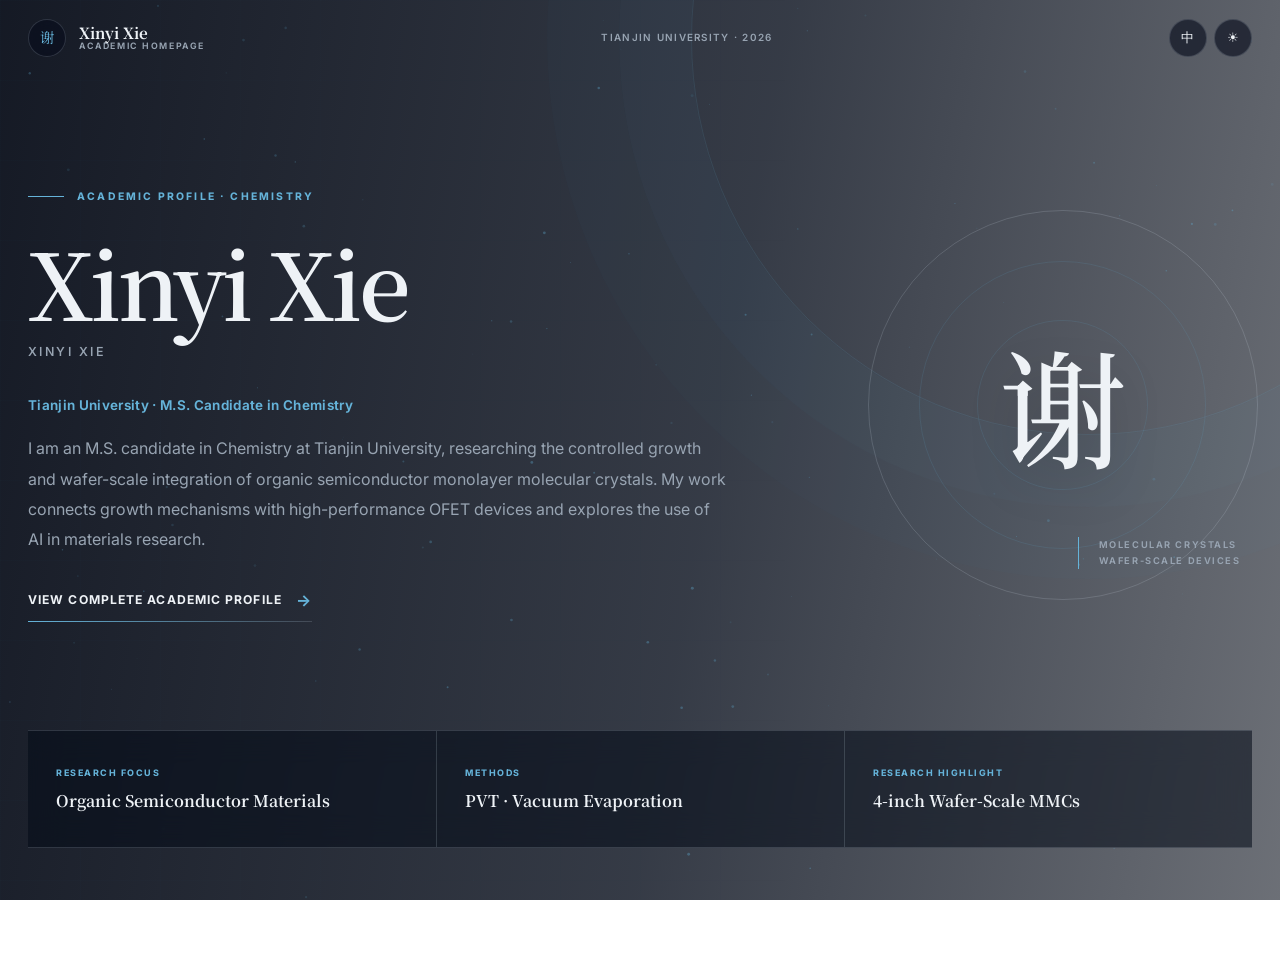
<file: index.html>
<!DOCTYPE html>
<html lang="en" data-theme="dark">
<head>
  <meta charset="UTF-8">
  <meta name="viewport" content="width=device-width, initial-scale=1.0">
  <meta name="description" content="Xinyi Xie — Chemistry researcher at Tianjin University.">
  <title>Xinyi Xie — Academic Homepage</title>
  <link rel="preconnect" href="https://fonts.googleapis.com">
  <link rel="preconnect" href="https://fonts.gstatic.com" crossorigin>
  <link href="https://fonts.googleapis.com/css2?family=Inter:wght@300;400;500;600;700&family=Noto+Serif+SC:wght@400;500;600;700&family=Playfair+Display:wght@500;600&display=swap" rel="stylesheet">
  <script>(()=>{const hour=new Date().getHours();document.documentElement.dataset.theme=hour>=7&&hour<19?'light':'dark';})();</script>
  <link rel="stylesheet" href="assets/home.css">
</head>
<body class="home-xinyi">
  <canvas id="starfield" aria-hidden="true"></canvas>

  <header class="topbar" id="topbar">
    <div class="topbar-inner">
      <a class="identity" href="#top" aria-label="Xinyi Xie home">
        <span class="identity-mark">谢</span>
        <span class="identity-copy"><span class="identity-name">Xinyi Xie</span><span class="identity-label">Academic Homepage</span></span>
      </a>
      <p class="top-meta">TIANJIN UNIVERSITY · 2026</p>
      <div class="controls">
        <button class="control" id="langToggle" type="button" aria-label="Switch language">中</button>
        <button class="control" id="themeToggle" type="button" aria-label="Switch theme"><span id="themeIcon">☀</span></button>
      </div>
    </div>
  </header>

  <main class="home-main" id="top">
    <section class="hero">
      <div class="hero-grid">
        <div class="hero-copy">
          <p class="eyebrow" data-i18n="eyebrow">Academic Profile · Chemistry</p>
          <h1 data-i18n="name">谢欣怡</h1>
          <p class="english-name">XINYI XIE</p>
          <p class="role" data-i18n="role">天津大学 · 化学硕士研究生</p>
          <p class="introduction" data-i18n="intro">我是天津大学化学硕士研究生，主要研究有机半导体单分子层晶体的可控制备与晶圆级集成，关注从生长机制到高性能 OFET 器件的完整链路，并探索 AI 在材料研究中的应用。</p>
          <a class="profile-link" href="profile.html"><span data-i18n="profile_link">查看完整学术档案</span><span class="profile-arrow">→</span></a>
        </div>
        <div class="hero-mark" aria-hidden="true">
          <span class="mark-ring"></span>
          <span class="mark-character">谢</span>
          <span class="mark-caption">MOLECULAR CRYSTALS<br>WAFER-SCALE DEVICES</span>
        </div>
      </div>

      <div class="facts" aria-label="Profile highlights">
        <article class="fact"><span class="fact-label" data-i18n="fact1_label">研究方向</span><strong class="fact-value" data-i18n="fact1_value">有机半导体材料</strong></article>
        <article class="fact"><span class="fact-label" data-i18n="fact2_label">研究方法</span><strong class="fact-value" data-i18n="fact2_value">PVT · 真空蒸镀</strong></article>
        <article class="fact"><span class="fact-label" data-i18n="fact3_label">研究亮点</span><strong class="fact-value" data-i18n="fact3_value">4 英寸晶圆级 MMC</strong></article>
      </div>
    </section>
  </main>

  <footer class="home-footer"><span>© 2026 XINYI XIE</span><span>sinyi.xie@gmail.com</span></footer>

  <script>
    window.HOME_COPY = {
      en: {
        title:'Xinyi Xie — Academic Homepage', eyebrow:'Academic Profile · Chemistry', name:'Xinyi Xie',
        role:'Tianjin University · M.S. Candidate in Chemistry',
        intro:'I am an M.S. candidate in Chemistry at Tianjin University, researching the controlled growth and wafer-scale integration of organic semiconductor monolayer molecular crystals. My work connects growth mechanisms with high-performance OFET devices and explores the use of AI in materials research.',
        profile_link:'View Complete Academic Profile', fact1_label:'Research Focus', fact1_value:'Organic Semiconductor Materials', fact2_label:'Methods', fact2_value:'PVT · Vacuum Evaporation', fact3_label:'Research Highlight', fact3_value:'4-inch Wafer-Scale MMCs'
      },
      zh: {
        title:'谢欣怡 — 学术主页', eyebrow:'学术档案 · 化学', name:'谢欣怡',
        role:'天津大学 · 化学硕士研究生',
        intro:'我是天津大学化学硕士研究生，主要研究有机半导体单分子层晶体的可控制备与晶圆级集成，关注从生长机制到高性能 OFET 器件的完整链路，并探索 AI 在材料研究中的应用。',
        profile_link:'查看完整学术档案', fact1_label:'研究方向', fact1_value:'有机半导体材料', fact2_label:'研究方法', fact2_value:'PVT · 真空蒸镀', fact3_label:'研究亮点', fact3_value:'4 英寸晶圆级 MMC'
      }
    };
  </script>
  <script src="assets/home.js"></script>
</body>
</html>
</file>
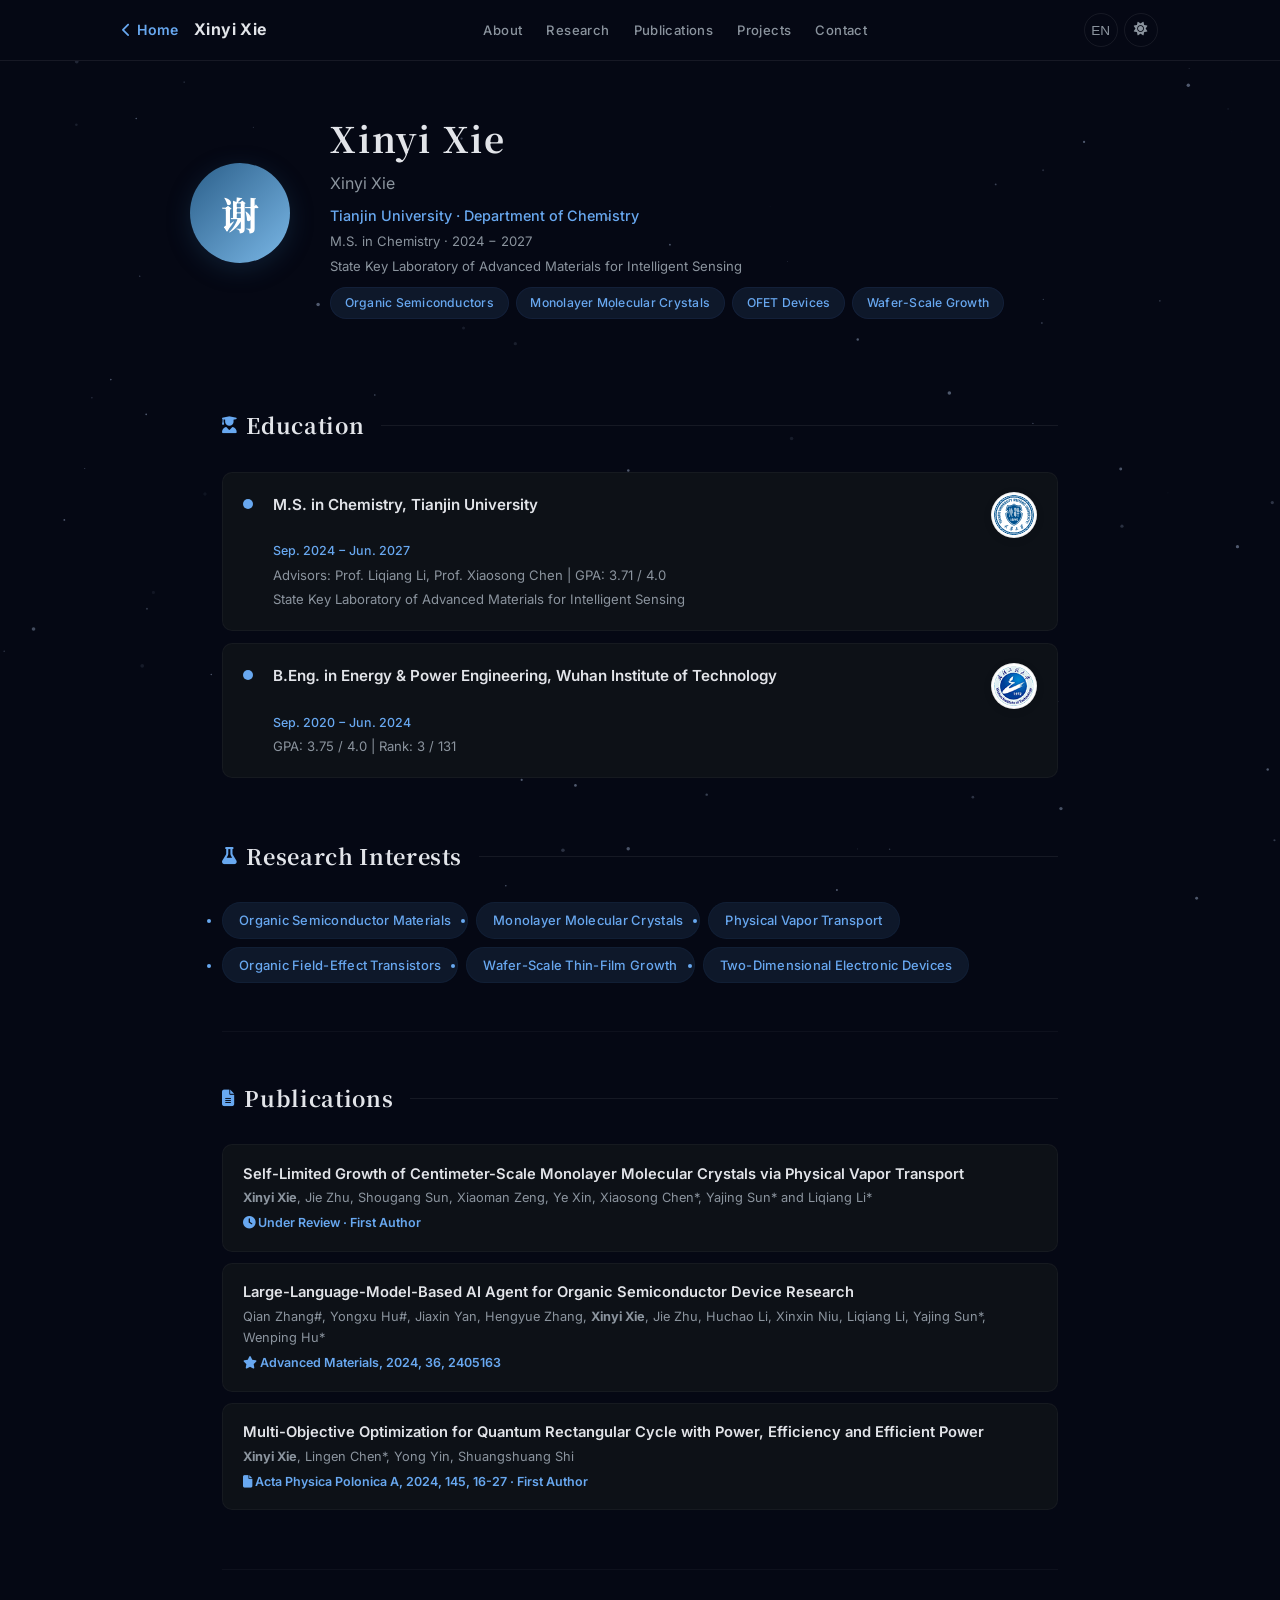
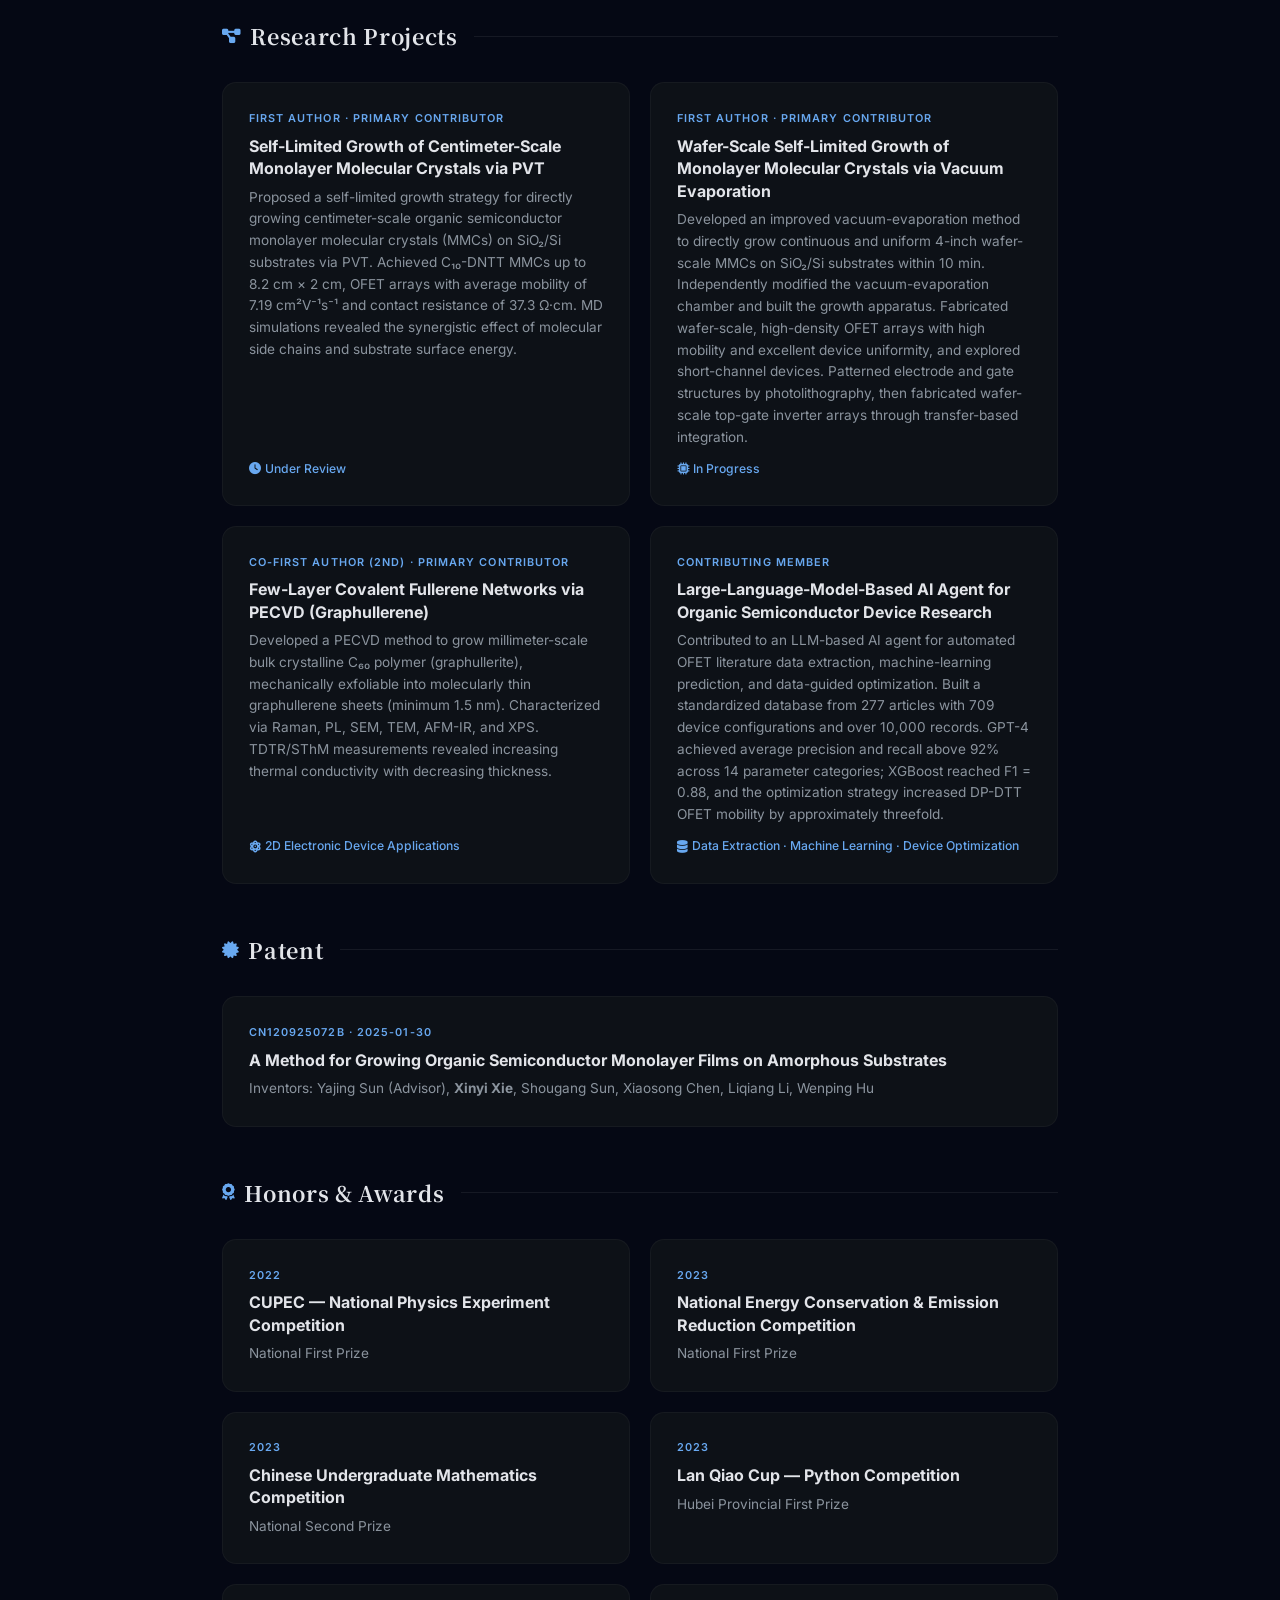
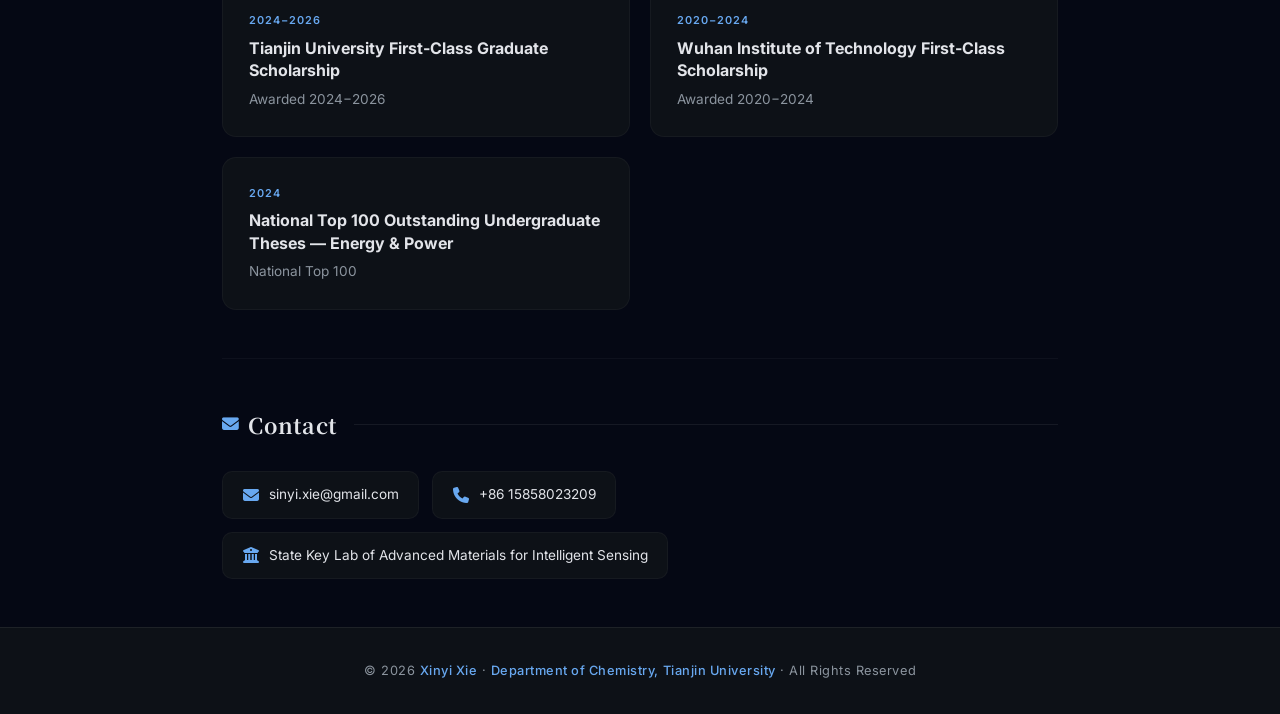
<file: profile.html>
<!DOCTYPE html>
<html lang="en" data-theme="dark">
<head>
<meta charset="UTF-8">
<meta name="viewport" content="width=device-width, initial-scale=1.0">
<script>(()=>{const hour=new Date().getHours();document.documentElement.dataset.theme=hour>=7&&hour<19?'light':'dark';})();</script>
<title data-i18n="title">谢欣怡 — 学术主页</title>
<link rel="preconnect" href="https://fonts.googleapis.com">
<link rel="preconnect" href="https://fonts.gstatic.com" crossorigin>
<link href="https://fonts.googleapis.com/css2?family=Inter:wght@300;400;500;600;700&family=Noto+Serif+SC:wght@400;600;700&display=swap" rel="stylesheet">
<link rel="stylesheet" href="https://cdnjs.cloudflare.com/ajax/libs/font-awesome/6.4.0/css/all.min.css">
<style>
/* ===== CSS VARIABLES ===== */
:root {
  --bg: #f8f9fb; --bg-elevated: #ffffff;
  --text: #1a1a2e; --text-secondary: #4a5568;
  --accent: #3a6fb5; --accent-light: #e8f1fb;
  --border: rgba(0,0,0,0.06); --border-subtle: rgba(0,0,0,0.04);
  --shadow: 0 2px 16px rgba(0,0,0,0.04);
  --shadow-md: 0 4px 24px rgba(0,0,0,0.06);
  --radius: 14px; --radius-sm: 10px;
  --font-heading: 'Noto Serif SC', 'Inter', serif;
  --font-body: 'Inter', -apple-system, BlinkMacSystemFont, 'Segoe UI', 'PingFang SC', 'Microsoft YaHei', sans-serif;
  --transition: 0.3s cubic-bezier(0.25, 0.1, 0.25, 1);
}

[data-theme="dark"] {
  --bg: #050814; --bg-elevated: #0d1117;
  --text: #e2e4e9; --text-secondary: #8b949e;
  --accent: #68a8f0; --accent-light: rgba(104,168,240,0.10);
  --border: rgba(255,255,255,0.07); --border-subtle: rgba(255,255,255,0.04);
  --shadow: 0 2px 16px rgba(0,0,0,0.20);
  --shadow-md: 0 4px 24px rgba(0,0,0,0.30);
}

/* ===== RESET ===== */
*, *::before, *::after { box-sizing: border-box; margin: 0; padding: 0; }
html { scroll-behavior: smooth; font-size: 16px; -webkit-font-smoothing: antialiased; }
body {
  font-family: var(--font-body);
  background: var(--bg); color: var(--text);
  line-height: 1.7; overflow-x: hidden;
  padding-top: 60px;
  transition: background 0.5s, color 0.5s;
}

/* ===== STARRY CANVAS ===== */
#starfield {
  position: fixed; top: 0; left: 0;
  width: 100%; height: 100%;
  pointer-events: none; z-index: 0;
  opacity: 0.3;
}
[data-theme="dark"] #starfield { opacity: 0.65; }

/* ===== NAV ===== */
nav {
  position: fixed; top: 0; left: 0; right: 0;
  z-index: 1000;
  background: var(--bg);
  border-bottom: 1px solid var(--border);
  transition: background 0.5s, box-shadow 0.3s, border-color 0.5s;
}
nav.scrolled { box-shadow: var(--shadow); }
.nav-inner {
  max-width: 1100px; margin: 0 auto;
  padding: 0 2rem; display: flex;
  align-items: center; justify-content: space-between;
  height: 60px;
}
.nav-left { display: flex; align-items: center; gap: 1rem; }
.nav-back {
  font-weight: 600; font-size: 0.88rem;
  color: var(--accent); display: flex;
  align-items: center; gap: 0.35rem;
  text-decoration: none; transition: opacity 0.3s;
}
.nav-back:hover { opacity: 0.7; }
.nav-brand {
  font-weight: 700; font-size: 1rem;
  color: var(--text); letter-spacing: 0.03em;
}
.nav-links { display: flex; gap: 1.5rem; align-items: center; }
.nav-links a {
  font-size: 0.82rem; font-weight: 500;
  color: var(--text-secondary); letter-spacing: 0.03em;
  text-decoration: none; position: relative;
  transition: color var(--transition);
}
.nav-links a::after {
  content: ''; position: absolute;
  bottom: -4px; left: 0;
  width: 0; height: 1.5px;
  background: var(--accent); border-radius: 1px;
  transition: width var(--transition);
}
.nav-links a:hover { color: var(--accent); }
.nav-links a:hover::after { width: 100%; }

.nav-toggle { display: none; background: none; border: none;
  font-size: 1.25rem; color: var(--text); cursor: pointer; padding: 0.2rem; }

.nav-actions { display: flex; gap: 0.4rem; align-items: center; }
.nav-actions .ctrl-btn {
  width: 34px; height: 34px; border-radius: 50%;
  border: 1px solid var(--border);
  background: transparent; color: var(--text-secondary);
  font-size: 0.85rem; cursor: pointer;
  display: flex; align-items: center; justify-content: center;
  transition: all var(--transition);
}
.nav-actions .ctrl-btn:hover { color: var(--accent); border-color: var(--accent); }

/* ===== HERO ===== */
.hero {
  position: relative; z-index: 1;
  padding: 3rem 2rem 2.5rem;
}
.hero-inner {
  max-width: 900px; margin: 0 auto;
  display: flex; align-items: center; gap: 2.5rem;
}
.hero-avatar {
  width: 100px; height: 100px; min-width: 100px;
  border-radius: 50%;
  display: flex; align-items: center; justify-content: center;
  font-size: 2.4rem; font-weight: 700; color: #fff;
  font-family: var(--font-heading);
  background: linear-gradient(135deg, #2b5f8a, #7ab7e6);
  box-shadow: 0 6px 24px rgba(43,95,138,0.25);
}
.hero-text h1 {
  font-size: 2.2rem; font-weight: 700;
  color: var(--text); letter-spacing: 0.05em;
  margin-bottom: 0.15rem;
  font-family: var(--font-heading);
}
.hero-text .en-name { font-size: 1rem; color: var(--text-secondary); margin-bottom: 0.4rem; }
.hero-text .inst { font-size: 0.9rem; color: var(--accent); font-weight: 500; }
.hero-text .inst-sub { font-size: 0.82rem; color: var(--text-secondary); margin-top:0.1rem; }

.keywords { display: flex; flex-wrap: wrap; gap: 0.45rem; margin-top: 0.65rem; }
.keywords span {
  font-size: 0.76rem; padding: 0.28rem 0.85rem;
  background: var(--accent-light); color: var(--accent);
  border-radius: 20px; font-weight: 500;
  letter-spacing: 0.02em;
  border: 1px solid rgba(58,111,181,0.10);
}

/* ===== SECTIONS ===== */
.section { max-width: 900px; margin: 0 auto; padding: 3rem 2rem; position: relative; z-index: 1; }
.section-title {
  font-size: 1.35rem; font-weight: 700; color: var(--text);
  margin-bottom: 1.75rem; display: flex; align-items: center;
  gap: 0.55rem; letter-spacing: 0.03em;
  font-family: var(--font-heading);
}
.section-title::after {
  content: ''; flex: 1; height: 1px;
  background: var(--border); margin-left: 0.5rem;
}
.section-title i { color: var(--accent); font-size: 1.05rem; }

/* ===== TIMELINE ===== */
.timeline { position: relative; }
.timeline-item {
  display: flex; gap: 1.25rem;
  padding: 1.2rem 1.25rem;
  margin-bottom: 0.75rem;
  background: var(--bg-elevated);
  border: 1px solid var(--border-subtle);
  border-radius: var(--radius-sm);
  transition: border-color var(--transition);
}
.timeline-item:hover { border-color: var(--border); }
.timeline-dot {
  width: 10px; height: 10px; min-width: 10px;
  border-radius: 50%; background: var(--accent);
  margin-top: 0.45rem;
}
.timeline-content { flex: 1; min-width: 0; }
.education-title {
  display: flex; align-items: flex-start; justify-content: space-between;
  gap: 1rem;
}
.timeline-school-logo {
  width: 46px; height: 46px; min-width: 46px; padding: 2px;
  object-fit: contain; background: #fff;
  border: 1px solid rgba(0,0,0,0.07); border-radius: 50%;
  box-shadow: 0 2px 10px rgba(0,0,0,0.08);
}
.timeline-school-logo--wide { object-fit: cover; object-position: left center; }
.timeline-content h4 { font-size: 0.95rem; font-weight: 600; color: var(--text); }
.timeline-content .tl-date { font-size: 0.78rem; color: var(--accent); font-weight: 500; margin: 0.15rem 0; }
.timeline-content .tl-detail { font-size: 0.82rem; color: var(--text-secondary); }

/* ===== TAG LIST ===== */
.tag-list { display: flex; flex-wrap: wrap; gap: 0.5rem; }
.tag-list li {
  font-size: 0.81rem; padding: 0.38rem 1rem;
  background: var(--accent-light); color: var(--accent);
  border-radius: 20px; font-weight: 500;
  letter-spacing: 0.02em;
  border: 1px solid rgba(58,111,181,0.08);
}

/* ===== PUBS ===== */
.pub-item {
  padding: 1.1rem 1.25rem;
  border: 1px solid var(--border-subtle);
  background: var(--bg-elevated);
  border-radius: var(--radius-sm);
  margin-bottom: 0.65rem;
  transition: border-color var(--transition);
}
.pub-item:hover { border-color: var(--border); }
.pub-item h3 { font-size: 0.92rem; font-weight: 600; color: var(--text); line-height: 1.5; }
.pub-authors { font-size: 0.8rem; color: var(--text-secondary); margin-top: 0.15rem; }
.pub-venue { font-size: 0.78rem; color: var(--accent); font-weight: 600; margin-top: 0.2rem; }

/* ===== CARDS GRID ===== */
.cards {
  display: grid;
  grid-template-columns: repeat(auto-fill, minmax(320px, 1fr));
  gap: 1.25rem;
}
.card {
  background: var(--bg-elevated);
  border: 1px solid var(--border-subtle);
  border-radius: var(--radius);
  padding: 1.6rem;
  transition: all var(--transition);
  display: flex; flex-direction: column;
}
.card:hover {
  border-color: var(--border);
  box-shadow: var(--shadow-md);
}
.card-tag {
  font-size: 0.68rem; text-transform: uppercase;
  letter-spacing: 0.1em; color: var(--accent);
  font-weight: 600; margin-bottom: 0.45rem;
}
.card h3 { font-size: 1rem; font-weight: 700; color: var(--text); margin-bottom: 0.45rem; line-height: 1.4; }
.card p { font-size: 0.85rem; color: var(--text-secondary); line-height: 1.6; flex: 1; }
.card-meta {
  font-size: 0.76rem; color: var(--accent); font-weight: 500;
  margin-top: 0.65rem; display: flex; align-items: center; gap: 0.3rem;
}

/* ===== CONTACT ===== */
.contact-list { display: flex; flex-wrap: wrap; gap: 0.8rem; }
.contact-item {
  display: flex; align-items: center; gap: 0.55rem;
  padding: 0.7rem 1.2rem;
  background: var(--bg-elevated);
  border: 1px solid var(--border-subtle);
  border-radius: var(--radius-sm);
  font-size: 0.85rem; color: var(--text);
  text-decoration: none;
  transition: all var(--transition);
}
.contact-item:hover { border-color: var(--accent); }
.contact-item i { color: var(--accent); font-size: 1rem; width: 18px; text-align: center; }

/* ===== DIVIDER ===== */
.divider { max-width: 900px; margin: 0 auto; padding: 0 2rem; position: relative; z-index: 1; }
.divider hr { border: none; border-top: 1px solid var(--border-subtle); }

/* ===== FOOTER ===== */
footer {
  background: var(--bg-elevated); border-top: 1px solid var(--border);
  text-align: center; padding: 2rem;
  font-size: 0.8rem; color: var(--text-secondary);
  letter-spacing: 0.04em; position: relative; z-index: 1;
}
footer span { color: var(--accent); font-weight: 500; }

/* ===== FADE-IN ===== */
.reveal {
  opacity: 0; transform: translateY(20px);
  transition: opacity 0.7s ease, transform 0.7s ease;
}
.reveal.visible { opacity: 1; transform: translateY(0); }

/* ===== BACK TO TOP ===== */
.back-top {
  position: fixed; bottom: 1.5rem; right: 1.5rem; z-index: 99;
  width: 40px; height: 40px; border-radius: 50%;
  border: 1px solid var(--border);
  background: var(--bg-elevated);
  color: var(--text-secondary);
  font-size: 1rem; cursor: pointer;
  display: none; align-items: center; justify-content: center;
  transition: all var(--transition);
  box-shadow: var(--shadow);
}
.back-top.show { display: flex; }
.back-top:hover { color: var(--accent); border-color: var(--accent); }

/* ===== RESPONSIVE ===== */
@media (max-width: 768px) {
  .nav-links, .nav-ctrls { display: none; }
  .nav-actions { display: flex; }
  .nav-links.open {
    display: flex; flex-direction: column;
    position: absolute; top: 60px; left: 0; right: 0;
    background: var(--bg); padding: 1.25rem 2rem;
    gap: 0.85rem; border-bottom: 1px solid var(--border);
  }
  .nav-links.open .nav-ctrls { display: flex; margin-left: 0; margin-top: 0.25rem; }
  .nav-toggle { display: block; }

  .hero-inner { flex-direction: column; text-align: center; gap: 1.25rem; }
  .hero-text h1 { font-size: 1.7rem; }
  .keywords { justify-content: center; }

  .cards { grid-template-columns: 1fr; }
  .section { padding: 2.5rem 1.25rem; }
  .hero { padding: 2.5rem 1.25rem 2rem; }
  .contact-list { flex-direction: column; }
}
@media (max-width: 400px) {
  .hero-avatar { width: 80px; height: 80px; min-width: 80px; font-size: 2rem; }
  .hero-text h1 { font-size: 1.45rem; }
  .section-title { font-size: 1.15rem; }
  .timeline-school-logo { width: 40px; height: 40px; min-width: 40px; }
}
</style>
</head>
<body>

<canvas id="starfield"></canvas>

<!-- NAV -->
<nav id="navbar">
  <div class="nav-inner">
    <div class="nav-left">
      <a href="index.html" class="nav-back"><i class="fa-solid fa-chevron-left"></i> <span data-i18n="nav_back">主页</span></a>
      <span class="nav-brand">Xinyi Xie</span>
    </div>
    <div class="nav-links" id="navLinks">
      <a href="#about" data-i18n="nav_about">关于</a>
      <a href="#research" data-i18n="nav_research">研究方向</a>
      <a href="#pub" data-i18n="nav_pub">论文发表</a>
      <a href="#projects" data-i18n="nav_projects">研究项目</a>
      <a href="#contact" data-i18n="nav_contact">联系方式</a>
    </div>
    <div class="nav-actions">
      <button class="ctrl-btn" id="langToggle" title="Switch Language"><span id="langIcon">中</span></button>
      <button class="ctrl-btn" id="themeToggle" title="Switch Theme"><i class="fa-solid fa-moon" id="themeIcon"></i></button>
    </div>
    <button class="nav-toggle" onclick="toggleNav()" aria-label="Menu"><i class="fa-solid fa-bars"></i></button>
  </div>
</nav>

<!-- HERO -->
<section class="hero">
  <div class="hero-inner reveal">
    <div class="hero-avatar">谢</div>
    <div class="hero-text">
      <h1 data-i18n="hero_name">谢&nbsp;欣&nbsp;怡</h1>
      <p class="en-name">Xinyi Xie</p>
      <p class="inst" data-i18n="hero_inst">天津大学 · 理学院化学系</p>
      <p class="inst-sub" data-i18n="hero_degree">硕士研究生 · 化学 · 2024 − 2027</p>
      <p class="inst-sub" data-i18n="hero_lab" style="margin-top:0.15rem;">智能传感材料国家重点实验室</p>
      <div class="keywords">
        <span data-i18n="kw1">有机半导体</span><span data-i18n="kw2">单分子层晶体</span><span data-i18n="kw3">OFET 器件</span><span data-i18n="kw4">晶圆级生长</span>
      </div>
    </div>
  </div>
</section>

<!-- ABOUT -->
<section class="section" id="about">
  <h2 class="section-title reveal"><i class="fa-solid fa-user-graduate"></i> <span data-i18n="sec_about">教育背景</span></h2>
  <div class="reveal">
    <div class="timeline">
      <div class="timeline-item">
        <div class="timeline-dot"></div>
        <div class="timeline-content">
          <div class="education-title">
            <h4 data-i18n="edu1_title">天津大学 · 化学 硕士</h4>
            <img class="timeline-school-logo" src="assets/universities/tianjin-university.svg" alt="天津大学校徽" loading="lazy" decoding="async">
          </div>
          <p class="tl-date" data-i18n="edu1_date">2024 年 9 月 − 2027 年 6 月</p>
          <p class="tl-detail" data-i18n="edu1_detail">导师：李立强 教授、陈小松 教授 | GPA: 3.71 / 4.0</p>
          <p class="tl-detail" data-i18n="edu1_lab" style="margin-top:0.15rem;">智能传感材料国家重点实验室</p>
        </div>
      </div>
      <div class="timeline-item">
        <div class="timeline-dot"></div>
        <div class="timeline-content">
          <div class="education-title">
            <h4 data-i18n="edu2_title">武汉工程大学 · 能源与动力工程 学士</h4>
            <img class="timeline-school-logo timeline-school-logo--wide" src="assets/universities/wuhan-institute-of-technology.png" alt="武汉工程大学校徽" loading="lazy" decoding="async">
          </div>
          <p class="tl-date" data-i18n="edu2_date">2020 年 9 月 − 2024 年 6 月</p>
          <p class="tl-detail" data-i18n="edu2_detail">GPA: 3.75 / 4.0 | 排名: 3 / 131</p>
        </div>
      </div>
    </div>
  </div>
</section>

<!-- RESEARCH -->
<section class="section" id="research" style="padding-top:0;">
  <h2 class="section-title reveal"><i class="fa-solid fa-flask"></i> <span data-i18n="sec_research">研究方向</span></h2>
  <div class="reveal">
    <ul class="tag-list">
      <li data-i18n="r1">有机半导体材料</li>
      <li data-i18n="r2">单分子层分子晶体 (MMC)</li>
      <li data-i18n="r3">物理气相传输 (PVT)</li>
      <li data-i18n="r4">有机场效应晶体管 (OFET)</li>
      <li data-i18n="r5">晶圆级薄膜生长</li>
      <li data-i18n="r6">二维电子器件</li>
    </ul>
  </div>
</section>

<div class="divider"><hr></div>

<!-- PUBLICATIONS -->
<section class="section" id="pub">
  <h2 class="section-title reveal"><i class="fa-solid fa-file-lines"></i> <span data-i18n="sec_pub">论文发表</span></h2>
  <div class="reveal">
    <div class="pub-item">
      <h3>Self-Limited Growth of Centimeter-Scale Monolayer Molecular Crystals via Physical Vapor Transport</h3>
      <p class="pub-authors"><strong>Xinyi Xie</strong>, Jie Zhu, Shougang Sun, Xiaoman Zeng, Ye Xin, Xiaosong Chen*, Yajing Sun* and Liqiang Li*</p>
      <p class="pub-venue"><i class="fa-solid fa-clock"></i> <span data-i18n="pub1_venue">审稿中 (Under Review) · 第一作者</span></p>
    </div>
    <div class="pub-item">
      <h3>Large-Language-Model-Based AI Agent for Organic Semiconductor Device Research</h3>
      <p class="pub-authors">Qian Zhang#, Yongxu Hu#, Jiaxin Yan, Hengyue Zhang, <strong>Xinyi Xie</strong>, Jie Zhu, Huchao Li, Xinxin Niu, Liqiang Li, Yajing Sun*, Wenping Hu*</p>
      <p class="pub-venue"><i class="fa-solid fa-star"></i> Advanced Materials, 2024, 36, 2405163</p>
    </div>
    <div class="pub-item">
      <h3>Multi-Objective Optimization for Quantum Rectangular Cycle with Power, Efficiency and Efficient Power</h3>
      <p class="pub-authors"><strong>Xinyi Xie</strong>, Lingen Chen*, Yong Yin, Shuangshuang Shi</p>
      <p class="pub-venue"><i class="fa-solid fa-file"></i> <span data-i18n="pub3_venue">Acta Physica Polonica A, 2024, 145, 16-27 · 第一作者</span></p>
    </div>
  </div>
</section>

<div class="divider"><hr></div>

<!-- PROJECTS -->
<section class="section" id="projects">
  <h2 class="section-title reveal"><i class="fa-solid fa-diagram-project"></i> <span data-i18n="sec_projects">研究项目</span></h2>
  <div class="cards">
    <div class="card reveal">
      <span class="card-tag" data-i18n="proj1_tag">第一作者 · 主要贡献者</span>
      <h3 data-i18n="proj1_title">PVT 法厘米级单层分子晶体自限生长</h3>
      <p data-i18n="proj1_desc">提出自限生长策略，通过 PVT 在 SiO₂/Si 衬底上直接生长厘米级有机半导体单层分子晶体 (MMC)。引入氢气调控生长压力，C₁₀-DNTT MMC 尺寸达 8.2 cm × 2 cm，OFET 阵列平均迁移率 7.19 cm²V⁻¹s⁻¹，接触电阻 37.3 Ω·cm。MD 模拟揭示侧链与表面能协同机制，实现图案化阵列与异质结生长。</p>
      <div class="card-meta"><i class="fa-solid fa-clock"></i> <span data-i18n="proj1_meta">审稿中</span></div>
    </div>
    <div class="card reveal">
      <span class="card-tag" data-i18n="proj2_tag">第一作者 · 主要贡献者</span>
      <h3 data-i18n="proj2_title">真空蒸镀法晶圆级单层分子晶体生长</h3>
      <p data-i18n="proj2_desc">开发改进型真空蒸镀法，10 分钟内在 SiO₂/Si 衬底上直接生长连续均匀的 4 英寸晶圆级 MMC，突破非晶衬底上晶圆级 MMC 生长瓶颈。独立完成蒸镀腔体改造与装置搭建，制备兼具高迁移率与优异均匀性的晶圆级高密度 OFET 阵列，并探索短沟道器件；通过光刻图案化电极与栅极结构，采用转移集成制备晶圆级顶栅反相器阵列。</p>
      <div class="card-meta"><i class="fa-solid fa-microchip"></i> <span data-i18n="proj2_meta">研究进行中</span></div>
    </div>
    <div class="card reveal">
      <span class="card-tag" data-i18n="proj3_tag">共同第一作者 (排名第二) · 主要贡献者</span>
      <h3 data-i18n="proj3_title">PECVD 法共价富勒烯网络 (Graphullerene)</h3>
      <p data-i18n="proj3_desc">开发 PECVD 法生长毫米级体晶 C₆₀ 聚合物 (graphullerite)，可机械剥离至分子级薄层 graphullerene（最薄 1.5 nm）。通过 Raman、PL、SEM、TEM、AFM-IR、XPS 系统表征，TDTR/SThM 测量揭示热导率随厚度减小而增大、体晶与少层间高达十倍差异。</p>
      <div class="card-meta"><i class="fa-solid fa-atom"></i> <span data-i18n="proj3_meta">二维电子器件应用</span></div>
    </div>
    <div class="card reveal">
      <span class="card-tag" data-i18n="proj4_tag">参与成员</span>
      <h3 data-i18n="proj4_title">基于大语言模型的有机半导体器件研究 AI Agent</h3>
      <p data-i18n="proj4_desc">参与开发基于大语言模型的有机半导体器件研究 AI Agent，实现 OFET 文献数据自动抽取、机器学习预测与数据驱动优化。基于 277 篇论文构建含 709 种器件配置、超过 10,000 条记录的标准化数据库；GPT-4 在 14 类参数上的平均精确率与召回率均超过 92%，XGBoost 分类器 F1 = 0.88，并通过优化策略将 DP-DTT OFET 迁移率提升约 3 倍。</p>
      <div class="card-meta"><i class="fa-solid fa-database"></i> <span data-i18n="proj4_meta">数据抽取 · 机器学习 · 器件优化</span></div>
    </div>
  </div>
</section>

<!-- PATENT -->
<section class="section" style="padding-top:0;">
  <h2 class="section-title reveal"><i class="fa-solid fa-certificate"></i> <span data-i18n="sec_patent">发明专利</span></h2>
  <div class="reveal">
    <div class="card">
      <span class="card-tag">CN120925072B · 2025-01-30</span>
      <h3 data-i18n="patent_title">一种在非晶衬底上生长有机半导体单层薄膜的方法</h3>
      <p data-i18n="patent_desc">发明人：孙雅静 (导师)、<strong>谢欣怡</strong>、孙守刚、陈小松、李立强、胡文平</p>
    </div>
  </div>
</section>

<!-- AWARDS -->
<section class="section" style="padding-top:0;">
  <h2 class="section-title reveal"><i class="fa-solid fa-award"></i> <span data-i18n="sec_awards">荣誉奖项</span></h2>
  <div class="cards reveal">
    <div class="card"><span class="card-tag">2022</span><h3 data-i18n="aw1_title">全国大学生物理实验竞赛</h3><p data-i18n="aw1_desc">国家级一等奖 (CUPEC)</p></div>
    <div class="card"><span class="card-tag">2023</span><h3 data-i18n="aw2_title">全国大学生节能减排竞赛</h3><p data-i18n="aw2_desc">国家级一等奖</p></div>
    <div class="card"><span class="card-tag">2023</span><h3 data-i18n="aw3_title">全国大学生数学竞赛</h3><p data-i18n="aw3_desc">国家级二等奖</p></div>
    <div class="card"><span class="card-tag">2023</span><h3 data-i18n="aw4_title">蓝桥杯 Python 竞赛</h3><p data-i18n="aw4_desc">湖北省一等奖</p></div>
    <div class="card"><span class="card-tag">2024−2026</span><h3 data-i18n="aw5_title">天津大学一等研究生奖学金</h3><p data-i18n="aw5_desc">连续三年获得</p></div>
    <div class="card"><span class="card-tag">2020−2024</span><h3 data-i18n="aw6_title">武汉工程大学一等奖学金</h3><p data-i18n="aw6_desc">连续四年获得</p></div>
    <div class="card"><span class="card-tag">2024</span><h3 data-i18n="aw7_title">全国能源动力类百篇优秀本科毕业论文</h3><p data-i18n="aw7_desc">全国百优毕业设计</p></div>
  </div>
</section>

<div class="divider"><hr></div>

<!-- CONTACT -->
<section class="section" id="contact">
  <h2 class="section-title reveal"><i class="fa-solid fa-envelope"></i> <span data-i18n="sec_contact">联系方式</span></h2>
  <div class="contact-list reveal">
    <a href="mailto:sinyi.xie@gmail.com" class="contact-item">
      <i class="fa-solid fa-envelope"></i> sinyi.xie@gmail.com
    </a>
    <span class="contact-item">
      <i class="fa-solid fa-phone"></i> +86 15858023209
    </span>
    <span class="contact-item">
      <i class="fa-solid fa-building-columns"></i> <span data-i18n="contact_lab">智能传感材料国家重点实验室</span>
    </span>
  </div>
</section>

<footer>
  <p>© 2026 <span>Xinyi Xie</span> · <span data-i18n="footer_inst">天津大学理学院</span> · All Rights Reserved</p>
</footer>

<button class="back-top" id="backTop" onclick="window.scrollTo({top:0,behavior:'smooth'})" title="Back to top">
  <i class="fa-solid fa-chevron-up"></i>
</button>

<script>
// ===== I18N =====
const i18n = {
  zh: {
    title:'谢欣怡 — 学术主页', nav_back:'主页', nav_about:'关于', nav_research:'研究方向',
    nav_pub:'论文发表', nav_projects:'研究项目', nav_contact:'联系方式',
    hero_name:'谢&nbsp;欣&nbsp;怡', hero_inst:'天津大学 · 理学院化学系',
    hero_degree:'硕士研究生 · 化学 · 2024 − 2027',
    hero_lab:'智能传感材料国家重点实验室',
    kw1:'有机半导体',kw2:'单分子层晶体',kw3:'OFET 器件',kw4:'晶圆级生长',
    sec_about:'教育背景', edu1_title:'天津大学 · 化学 硕士',
    edu1_date:'2024 年 9 月 − 2027 年 6 月',
    edu1_detail:'导师：李立强 教授、陈小松 教授 | GPA: 3.71 / 4.0',
    edu1_lab:'智能传感材料国家重点实验室',
    edu2_title:'武汉工程大学 · 能源与动力工程 学士',
    edu2_date:'2020 年 9 月 − 2024 年 6 月',
    edu2_detail:'GPA: 3.75 / 4.0 | 排名: 3 / 131',
    sec_research:'研究方向', r1:'有机半导体材料',r2:'单分子层分子晶体 (MMC)',
    r3:'物理气相传输 (PVT)',r4:'有机场效应晶体管 (OFET)',
    r5:'晶圆级薄膜生长',r6:'二维电子器件',
    sec_pub:'论文发表', pub1_venue:'审稿中 (Under Review) · 第一作者',
    pub3_venue:'Acta Physica Polonica A, 2024, 145, 16-27 · 第一作者',
    sec_projects:'研究项目',
    proj1_tag:'第一作者 · 主要贡献者', proj1_title:'PVT 法厘米级单层分子晶体自限生长',
    proj1_desc:'提出自限生长策略，通过 PVT 在 SiO₂/Si 衬底上直接生长厘米级有机半导体单层分子晶体 (MMC)。引入氢气调控生长压力，C₁₀-DNTT MMC 尺寸达 8.2 cm × 2 cm，OFET 阵列平均迁移率 7.19 cm²V⁻¹s⁻¹，接触电阻 37.3 Ω·cm。MD 模拟揭示侧链与表面能协同机制，实现图案化阵列与异质结生长。',
    proj1_meta:'审稿中',
    proj2_tag:'第一作者 · 主要贡献者', proj2_title:'真空蒸镀法晶圆级单层分子晶体生长',
    proj2_desc:'开发改进型真空蒸镀法，10 分钟内在 SiO₂/Si 衬底上直接生长连续均匀的 4 英寸晶圆级 MMC，突破非晶衬底上晶圆级 MMC 生长瓶颈。独立完成蒸镀腔体改造与装置搭建，制备兼具高迁移率与优异均匀性的晶圆级高密度 OFET 阵列，并探索短沟道器件；通过光刻图案化电极与栅极结构，采用转移集成制备晶圆级顶栅反相器阵列。',
    proj2_meta:'研究进行中',
    proj3_tag:'共同第一作者 (排名第二) · 主要贡献者', proj3_title:'PECVD 法共价富勒烯网络 (Graphullerene)',
    proj3_desc:'开发 PECVD 法生长毫米级体晶 C₆₀ 聚合物 (graphullerite)，可机械剥离至分子级薄层 graphullerene（最薄 1.5 nm）。通过 Raman、PL、SEM、TEM、AFM-IR、XPS 系统表征，TDTR/SThM 测量揭示热导率随厚度减小而增大、体晶与少层间高达十倍差异。',
    proj3_meta:'二维电子器件应用',
    proj4_tag:'参与成员', proj4_title:'基于大语言模型的有机半导体器件研究 AI Agent',
    proj4_desc:'参与开发基于大语言模型的有机半导体器件研究 AI Agent，实现 OFET 文献数据自动抽取、机器学习预测与数据驱动优化。基于 277 篇论文构建含 709 种器件配置、超过 10,000 条记录的标准化数据库；GPT-4 在 14 类参数上的平均精确率与召回率均超过 92%，XGBoost 分类器 F1 = 0.88，并通过优化策略将 DP-DTT OFET 迁移率提升约 3 倍。',
    proj4_meta:'数据抽取 · 机器学习 · 器件优化',
    sec_patent:'发明专利', patent_title:'一种在非晶衬底上生长有机半导体单层薄膜的方法',
    patent_desc:'发明人：孙雅静 (导师)、<strong>谢欣怡</strong>、孙守刚、陈小松、李立强、胡文平',
    sec_awards:'荣誉奖项',
    aw1_title:'全国大学生物理实验竞赛', aw1_desc:'国家级一等奖 (CUPEC)',
    aw2_title:'全国大学生节能减排竞赛', aw2_desc:'国家级一等奖',
    aw3_title:'全国大学生数学竞赛', aw3_desc:'国家级二等奖',
    aw4_title:'蓝桥杯 Python 竞赛', aw4_desc:'湖北省一等奖',
    aw5_title:'天津大学一等研究生奖学金', aw5_desc:'连续三年获得',
    aw6_title:'武汉工程大学一等奖学金', aw6_desc:'连续四年获得',
    aw7_title:'全国能源动力类百篇优秀本科毕业论文', aw7_desc:'全国百优毕业设计',
    sec_contact:'联系方式', contact_lab:'智能传感材料国家重点实验室',
    footer_inst:'天津大学理学院'
  },
  en: {
    title:'Xinyi Xie — Academic Homepage', nav_back:'Home', nav_about:'About',
    nav_research:'Research', nav_pub:'Publications', nav_projects:'Projects', nav_contact:'Contact',
    hero_name:'Xinyi Xie', hero_inst:'Tianjin University · Department of Chemistry',
    hero_degree:'M.S. in Chemistry · 2024 − 2027',
    hero_lab:'State Key Laboratory of Advanced Materials for Intelligent Sensing',
    kw1:'Organic Semiconductors',kw2:'Monolayer Molecular Crystals',kw3:'OFET Devices',kw4:'Wafer-Scale Growth',
    sec_about:'Education', edu1_title:'M.S. in Chemistry, Tianjin University',
    edu1_date:'Sep. 2024 − Jun. 2027',
    edu1_detail:'Advisors: Prof. Liqiang Li, Prof. Xiaosong Chen | GPA: 3.71 / 4.0',
    edu1_lab:'State Key Laboratory of Advanced Materials for Intelligent Sensing',
    edu2_title:'B.Eng. in Energy & Power Engineering, Wuhan Institute of Technology',
    edu2_date:'Sep. 2020 − Jun. 2024', edu2_detail:'GPA: 3.75 / 4.0 | Rank: 3 / 131',
    sec_research:'Research Interests', r1:'Organic Semiconductor Materials',r2:'Monolayer Molecular Crystals',
    r3:'Physical Vapor Transport',r4:'Organic Field-Effect Transistors',
    r5:'Wafer-Scale Thin-Film Growth',r6:'Two-Dimensional Electronic Devices',
    sec_pub:'Publications', pub1_venue:'Under Review · First Author',
    pub3_venue:'Acta Physica Polonica A, 2024, 145, 16-27 · First Author',
    sec_projects:'Research Projects',
    proj1_tag:'First Author · Primary Contributor', proj1_title:'Self-Limited Growth of Centimeter-Scale Monolayer Molecular Crystals via PVT',
    proj1_desc:'Proposed a self-limited growth strategy for directly growing centimeter-scale organic semiconductor monolayer molecular crystals (MMCs) on SiO₂/Si substrates via PVT. Achieved C₁₀-DNTT MMCs up to 8.2 cm × 2 cm, OFET arrays with average mobility of 7.19 cm²V⁻¹s⁻¹ and contact resistance of 37.3 Ω·cm. MD simulations revealed the synergistic effect of molecular side chains and substrate surface energy.',
    proj1_meta:'Under Review',
    proj2_tag:'First Author · Primary Contributor', proj2_title:'Wafer-Scale Self-Limited Growth of Monolayer Molecular Crystals via Vacuum Evaporation',
    proj2_desc:'Developed an improved vacuum-evaporation method to directly grow continuous and uniform 4-inch wafer-scale MMCs on SiO₂/Si substrates within 10 min. Independently modified the vacuum-evaporation chamber and built the growth apparatus. Fabricated wafer-scale, high-density OFET arrays with high mobility and excellent device uniformity, and explored short-channel devices. Patterned electrode and gate structures by photolithography, then fabricated wafer-scale top-gate inverter arrays through transfer-based integration.',
    proj2_meta:'In Progress',
    proj3_tag:'Co-first Author (2nd) · Primary Contributor', proj3_title:'Few-Layer Covalent Fullerene Networks via PECVD (Graphullerene)',
    proj3_desc:'Developed a PECVD method to grow millimeter-scale bulk crystalline C₆₀ polymer (graphullerite), mechanically exfoliable into molecularly thin graphullerene sheets (minimum 1.5 nm). Characterized via Raman, PL, SEM, TEM, AFM-IR, and XPS. TDTR/SThM measurements revealed increasing thermal conductivity with decreasing thickness.',
    proj3_meta:'2D Electronic Device Applications',
    proj4_tag:'Contributing Member', proj4_title:'Large-Language-Model-Based AI Agent for Organic Semiconductor Device Research',
    proj4_desc:'Contributed to an LLM-based AI agent for automated OFET literature data extraction, machine-learning prediction, and data-guided optimization. Built a standardized database from 277 articles with 709 device configurations and over 10,000 records. GPT-4 achieved average precision and recall above 92% across 14 parameter categories; XGBoost reached F1 = 0.88, and the optimization strategy increased DP-DTT OFET mobility by approximately threefold.',
    proj4_meta:'Data Extraction · Machine Learning · Device Optimization',
    sec_patent:'Patent', patent_title:'A Method for Growing Organic Semiconductor Monolayer Films on Amorphous Substrates',
    patent_desc:'Inventors: Yajing Sun (Advisor), <strong>Xinyi Xie</strong>, Shougang Sun, Xiaosong Chen, Liqiang Li, Wenping Hu',
    sec_awards:'Honors & Awards',
    aw1_title:'CUPEC — National Physics Experiment Competition', aw1_desc:'National First Prize',
    aw2_title:'National Energy Conservation & Emission Reduction Competition', aw2_desc:'National First Prize',
    aw3_title:'Chinese Undergraduate Mathematics Competition', aw3_desc:'National Second Prize',
    aw4_title:'Lan Qiao Cup — Python Competition', aw4_desc:'Hubei Provincial First Prize',
    aw5_title:'Tianjin University First-Class Graduate Scholarship', aw5_desc:'Awarded 2024−2026',
    aw6_title:'Wuhan Institute of Technology First-Class Scholarship', aw6_desc:'Awarded 2020−2024',
    aw7_title:'National Top 100 Outstanding Undergraduate Theses — Energy & Power', aw7_desc:'National Top 100',
    sec_contact:'Contact', contact_lab:'State Key Lab of Advanced Materials for Intelligent Sensing',
    footer_inst:'Department of Chemistry, Tianjin University'
  }
};

let currentLang = localStorage.getItem('lang') || 'en';
let currentTheme = getTimeTheme();
let themeTimer;

function getTimeTheme(date = new Date()) {
  const hour = date.getHours();
  return hour >= 7 && hour < 19 ? 'light' : 'dark';
}

function applyLang(lang) {
  currentLang = lang;
  localStorage.setItem('lang', lang);
  document.documentElement.lang = lang === 'zh' ? 'zh-CN' : 'en';
  const langIcon = document.getElementById('langIcon');
  if (langIcon) langIcon.textContent = lang === 'zh' ? '中' : 'EN';
  document.querySelectorAll('[data-i18n]').forEach(el => {
    const key = el.getAttribute('data-i18n');
    if (i18n[lang] && i18n[lang][key]) el.innerHTML = i18n[lang][key];
  });
  document.title = i18n[lang].title;
}

function applyTheme(theme) {
  currentTheme = theme;
  document.documentElement.setAttribute('data-theme', theme);
  const icon = document.getElementById('themeIcon');
  if (icon) {
    icon.className = theme === 'dark' ? 'fa-solid fa-sun' : 'fa-solid fa-moon';
  }
}

function scheduleTimeTheme() {
  clearTimeout(themeTimer);
  applyTheme(getTimeTheme());
  const now = new Date();
  const nextChange = new Date(now);
  if (now.getHours() < 7) nextChange.setHours(7, 0, 0, 0);
  else if (now.getHours() < 19) nextChange.setHours(19, 0, 0, 0);
  else {
    nextChange.setDate(nextChange.getDate() + 1);
    nextChange.setHours(7, 0, 0, 0);
  }
  themeTimer = window.setTimeout(scheduleTimeTheme, nextChange - now + 1000);
}

document.getElementById('langToggle').addEventListener('click', () => applyLang(currentLang === 'zh' ? 'en' : 'zh'));
document.getElementById('themeToggle').addEventListener('click', () => applyTheme(currentTheme === 'dark' ? 'light' : 'dark'));

applyLang(currentLang);
scheduleTimeTheme();
document.addEventListener('visibilitychange', () => {
  if (!document.hidden) scheduleTimeTheme();
});

// ===== NAV =====
function toggleNav() { document.getElementById('navLinks').classList.toggle('open'); }
function closeNav() { document.getElementById('navLinks').classList.remove('open'); }
window.addEventListener('scroll', () => {
  document.getElementById('navbar').classList.toggle('scrolled', window.scrollY > 20);
  const btn = document.getElementById('backTop');
  if (btn) btn.classList.toggle('show', window.scrollY > 400);
});
document.addEventListener('click', (e) => {
  const link = e.target.closest('a[href^="#"]');
  if (link && link.getAttribute('href') !== '#') {
    e.preventDefault();
    const t = document.querySelector(link.getAttribute('href'));
    if (t) { window.scrollTo({ top: t.getBoundingClientRect().top + window.pageYOffset - 70, behavior: 'smooth' }); closeNav(); }
  }
});

// ===== SCROLL REVEAL =====
const observer = new IntersectionObserver((entries) => {
  entries.forEach(e => { if (e.isIntersecting) e.target.classList.add('visible'); });
}, { threshold: 0.1, rootMargin: '0px 0px -30px 0px' });
document.querySelectorAll('.reveal').forEach(el => observer.observe(el));

// ===== STARFIELD =====
(function() {
  const canvas = document.getElementById('starfield');
  if (!canvas) return;
  const ctx = canvas.getContext('2d');
  let stars = [], w, h;
  function resize() { w = canvas.width = window.innerWidth; h = canvas.height = window.innerHeight; }
  function init(n) {
    stars = [];
    for (let i = 0; i < n; i++) stars.push({ x: Math.random()*w, y: Math.random()*h, r: Math.random()*1.6+0.3, a: Math.random(), s: Math.random()*0.008+0.003, p: Math.random()*Math.PI*2 });
  }
  function draw() {
    ctx.clearRect(0,0,w,h);
    const c = currentTheme === 'dark' ? '200,220,255' : '60,100,160';
    stars.forEach(s => { s.a += s.s; const alpha = 0.25+Math.sin(s.a+s.p)*0.35; ctx.beginPath(); ctx.arc(s.x,s.y,s.r,0,Math.PI*2); ctx.fillStyle = `rgba(${c},${(currentTheme==='dark'?alpha:alpha*0.45).toFixed(2)})`; ctx.fill(); });
    requestAnimationFrame(draw);
  }
  resize(); init(window.innerWidth < 768 ? 70 : 140); draw();
  window.addEventListener('resize', () => { resize(); init(window.innerWidth < 768 ? 70 : 140); });
})();
</script>
</body>
</html>
</file>
<file: assets/home.css>
:root {
  --text: #142035;
  --muted: #5f6b7a;
  --accent: #2f70ad;
  --accent-rgb: 47, 112, 173;
  --line: rgba(20, 32, 53, .16);
  --surface: rgba(248, 250, 252, .68);
  --control: rgba(255, 255, 255, .68);
  --overlay: linear-gradient(100deg, rgba(247,249,252,.9) 0%, rgba(242,247,251,.74) 54%, rgba(236,244,249,.52) 100%);
  --serif: 'Noto Serif SC', 'Playfair Display', Georgia, serif;
  --sans: 'Inter', -apple-system, BlinkMacSystemFont, 'Segoe UI', 'PingFang SC', 'Microsoft YaHei', sans-serif;
  --bg-img: url('https://images.unsplash.com/photo-1541701494587-cb58502866ab?auto=format&fit=crop&w=1920&q=85');
}

[data-theme="dark"] {
  --text: #eef2f6;
  --muted: #98a4b2;
  --accent: #72b8ed;
  --line: rgba(220, 235, 247, .16);
  --surface: rgba(5, 11, 24, .56);
  --control: rgba(8, 14, 29, .64);
  --overlay: linear-gradient(100deg, rgba(3,8,20,.93) 0%, rgba(3,10,24,.8) 55%, rgba(2,8,20,.58) 100%);
}

.home-xinyi {
  --accent: #65b3d9;
  --accent-rgb: 101, 179, 217;
}

*, *::before, *::after { box-sizing: border-box; margin: 0; padding: 0; }
html { min-height: 100%; scroll-behavior: smooth; }
body {
  min-height: 100svh;
  color: var(--text);
  font-family: var(--sans);
  background: var(--overlay), var(--bg-img);
  background-position: center;
  background-size: cover;
  background-attachment: fixed;
  line-height: 1.7;
  overflow-x: hidden;
  transition: color .35s ease, background .55s ease;
}

body::before {
  content: '';
  position: fixed;
  inset: 0;
  z-index: 0;
  pointer-events: none;
  opacity: .28;
  background-image:
    linear-gradient(rgba(var(--accent-rgb), .06) 1px, transparent 1px),
    linear-gradient(90deg, rgba(var(--accent-rgb), .06) 1px, transparent 1px);
  background-size: 80px 80px;
  mask-image: linear-gradient(90deg, #000, transparent 80%);
  -webkit-mask-image: linear-gradient(90deg, #000, transparent 80%);
}

body::after {
  content: '';
  position: fixed;
  z-index: 0;
  right: -16vw;
  top: -28vw;
  width: 62vw;
  height: 62vw;
  border: 1px solid rgba(var(--accent-rgb), .13);
  border-radius: 50%;
  box-shadow: 0 0 0 72px rgba(var(--accent-rgb), .022), 0 0 0 144px rgba(var(--accent-rgb), .016);
  pointer-events: none;
  animation: breathe 12s ease-in-out infinite alternate;
}

#starfield {
  position: fixed;
  z-index: 0;
  inset: 0;
  width: 100%;
  height: 100%;
  pointer-events: none;
  opacity: .28;
}

[data-theme="dark"] #starfield { opacity: .68; }

a:focus-visible, button:focus-visible { outline: 2px solid var(--accent); outline-offset: 4px; }

.topbar {
  position: fixed;
  z-index: 100;
  top: 0;
  left: 0;
  right: 0;
  height: 76px;
  border-bottom: 1px solid transparent;
  transition: border-color .3s ease, background .3s ease;
}

.topbar.scrolled {
  border-bottom-color: var(--line);
  background: var(--control);
  backdrop-filter: blur(18px) saturate(130%);
  -webkit-backdrop-filter: blur(18px) saturate(130%);
}

.topbar-inner {
  width: min(calc(100% - 56px), 1340px);
  height: 100%;
  margin: auto;
  display: flex;
  align-items: center;
  justify-content: space-between;
  gap: 24px;
}

.identity {
  display: flex;
  align-items: center;
  gap: 13px;
  color: var(--text);
  text-decoration: none;
}

.identity-mark {
  width: 38px;
  height: 38px;
  display: grid;
  place-items: center;
  border: 1px solid var(--line);
  border-radius: 50%;
  color: var(--accent);
  font-family: var(--serif);
  font-size: .9rem;
  background: var(--control);
  backdrop-filter: blur(12px);
  -webkit-backdrop-filter: blur(12px);
}

.identity-copy { display: grid; line-height: 1.15; }
.identity-name { font-family: var(--serif); font-size: .95rem; font-weight: 700; }
.identity-label { color: var(--muted); font-size: .55rem; font-weight: 650; letter-spacing: .18em; text-transform: uppercase; }

.top-meta { color: var(--muted); font-size: .62rem; font-weight: 600; letter-spacing: .13em; text-transform: uppercase; }
.controls { display: flex; gap: 7px; }
.control {
  width: 38px;
  height: 38px;
  display: grid;
  place-items: center;
  border: 1px solid var(--line);
  border-radius: 50%;
  color: var(--text);
  background: var(--control);
  cursor: pointer;
  backdrop-filter: blur(12px);
  -webkit-backdrop-filter: blur(12px);
  transition: color .25s ease, border-color .25s ease, transform .25s ease;
}
.control:hover { color: var(--accent); border-color: rgba(var(--accent-rgb), .45); transform: translateY(-1px); }

.home-main { position: relative; z-index: 1; }
.hero {
  width: min(calc(100% - 56px), 1340px);
  min-height: 100svh;
  margin: 0 auto;
  padding: 130px 0 52px;
  display: grid;
  grid-template-rows: 1fr auto;
  gap: 50px;
}

.hero-grid {
  display: grid;
  grid-template-columns: minmax(0, 1.12fr) minmax(300px, .58fr);
  align-items: center;
  gap: clamp(64px, 9vw, 140px);
}

.hero-copy { max-width: 800px; }
.eyebrow {
  display: flex;
  align-items: center;
  gap: 13px;
  color: var(--accent);
  font-size: .65rem;
  font-weight: 750;
  letter-spacing: .21em;
  text-transform: uppercase;
}
.eyebrow::before { content: ''; width: 36px; height: 1px; background: currentColor; }

.hero h1 {
  margin-top: 30px;
  font-family: var(--serif);
  font-size: clamp(4rem, 7.2vw, 7.5rem);
  font-weight: 600;
  line-height: .98;
  letter-spacing: -.045em;
}

.english-name {
  margin-top: 15px;
  color: var(--muted);
  font-size: .78rem;
  font-weight: 550;
  letter-spacing: .2em;
  text-transform: uppercase;
}

.role {
  margin-top: 32px;
  color: var(--accent);
  font-size: .84rem;
  font-weight: 650;
  letter-spacing: .025em;
}

.introduction {
  max-width: 700px;
  margin-top: 16px;
  color: var(--muted);
  font-size: clamp(.92rem, 1.25vw, 1.04rem);
  line-height: 1.9;
}

.profile-link {
  position: relative;
  margin-top: 32px;
  padding: 0 0 8px;
  display: inline-flex;
  align-items: center;
  gap: 14px;
  color: var(--text);
  font-size: .76rem;
  font-weight: 700;
  letter-spacing: .09em;
  text-decoration: none;
  text-transform: uppercase;
}
.profile-link::after {
  content: '';
  position: absolute;
  left: 0;
  right: 0;
  bottom: 0;
  height: 1px;
  background: linear-gradient(90deg, var(--accent), var(--line));
  transform-origin: left;
  transition: transform .35s ease;
}
.profile-link:hover::after { transform: scaleX(.55); }
.profile-arrow { color: var(--accent); font-size: 1rem; transition: transform .3s ease; }
.profile-link:hover .profile-arrow { transform: translateX(5px); }

.hero-mark {
  position: relative;
  min-height: 420px;
  display: grid;
  place-items: center;
}
.mark-ring {
  position: absolute;
  width: min(31vw, 390px);
  aspect-ratio: 1;
  border: 1px solid var(--line);
  border-radius: 50%;
}
.mark-ring::before, .mark-ring::after {
  content: '';
  position: absolute;
  border: 1px solid rgba(var(--accent-rgb), .13);
  border-radius: 50%;
}
.mark-ring::before { inset: 13%; }
.mark-ring::after { inset: 28%; }
.mark-character {
  position: relative;
  z-index: 1;
  font-family: var(--serif);
  font-size: clamp(5rem, 10vw, 8.5rem);
  font-weight: 500;
  text-shadow: 0 20px 50px rgba(0,0,0,.15);
}
.mark-caption {
  position: absolute;
  right: 3%;
  bottom: 11%;
  padding-left: 20px;
  border-left: 1px solid var(--accent);
  color: var(--muted);
  font-size: .58rem;
  font-weight: 650;
  line-height: 1.7;
  letter-spacing: .17em;
  text-transform: uppercase;
}

.facts {
  display: grid;
  grid-template-columns: repeat(3, 1fr);
  border-top: 1px solid var(--line);
  border-bottom: 1px solid var(--line);
  background: var(--surface);
  backdrop-filter: blur(16px);
  -webkit-backdrop-filter: blur(16px);
}
.fact { min-height: 116px; padding: 23px 28px; display: flex; flex-direction: column; justify-content: center; }
.fact + .fact { border-left: 1px solid var(--line); }
.fact-label { color: var(--accent); font-size: .56rem; font-weight: 750; letter-spacing: .17em; text-transform: uppercase; }
.fact-value { margin-top: 8px; font-family: var(--serif); font-size: 1rem; font-weight: 650; line-height: 1.5; }

.home-footer {
  position: relative;
  z-index: 1;
  width: min(calc(100% - 56px), 1340px);
  min-height: 76px;
  margin: auto;
  display: flex;
  align-items: center;
  justify-content: space-between;
  gap: 20px;
  color: rgba(255,255,255,.6);
  font-size: .58rem;
  letter-spacing: .14em;
  text-transform: uppercase;
}
[data-theme="light"] .home-footer { color: var(--muted); }

.hero-copy > *, .hero-mark, .facts { animation: fadeUp .8s both; }
.hero-copy > :nth-child(2) { animation-delay: .06s; }
.hero-copy > :nth-child(3) { animation-delay: .12s; }
.hero-copy > :nth-child(4) { animation-delay: .18s; }
.hero-copy > :nth-child(5) { animation-delay: .24s; }
.hero-copy > :nth-child(6) { animation-delay: .3s; }
.hero-mark { animation-delay: .12s; }
.facts { animation-delay: .34s; }

@keyframes fadeUp { from { opacity: 0; transform: translateY(18px); } to { opacity: 1; transform: translateY(0); } }
@keyframes breathe { to { transform: scale(1.04) translate(-2vw, 2vw); } }

@media (max-width: 900px) {
  .top-meta { display: none; }
  .hero { padding-top: 112px; }
  .hero-grid { grid-template-columns: minmax(0,1fr) 280px; gap: 35px; }
  .hero h1 { font-size: clamp(3.6rem, 10vw, 6rem); }
  .hero-mark { min-height: 340px; }
}

@media (max-width: 700px) {
  body { background-attachment: scroll; }
  body::before { background-size: 54px 54px; }
  .topbar { height: 68px; }
  .topbar-inner, .hero, .home-footer { width: calc(100% - 32px); }
  .identity-copy { display: none; }
  .hero { min-height: auto; padding: 100px 0 34px; gap: 38px; }
  .hero-grid { grid-template-columns: 1fr; gap: 30px; }
  .hero-mark { order: -1; min-height: 280px; }
  .mark-ring { width: min(76vw, 300px); }
  .mark-character { font-size: 5.8rem; }
  .mark-caption { right: 8%; bottom: 3%; }
  .hero h1 { font-size: clamp(3.4rem, 17vw, 5rem); }
  .introduction { font-size: .9rem; }
  .facts { grid-template-columns: 1fr; }
  .fact { min-height: 96px; padding: 19px 20px; }
  .fact + .fact { border-left: 0; border-top: 1px solid var(--line); }
  .home-footer { min-height: 94px; flex-direction: column; justify-content: center; text-align: center; }
}

@media (prefers-reduced-motion: reduce) {
  *, *::before, *::after { animation-duration: .01ms !important; animation-iteration-count: 1 !important; transition-duration: .01ms !important; }
}
</file>
